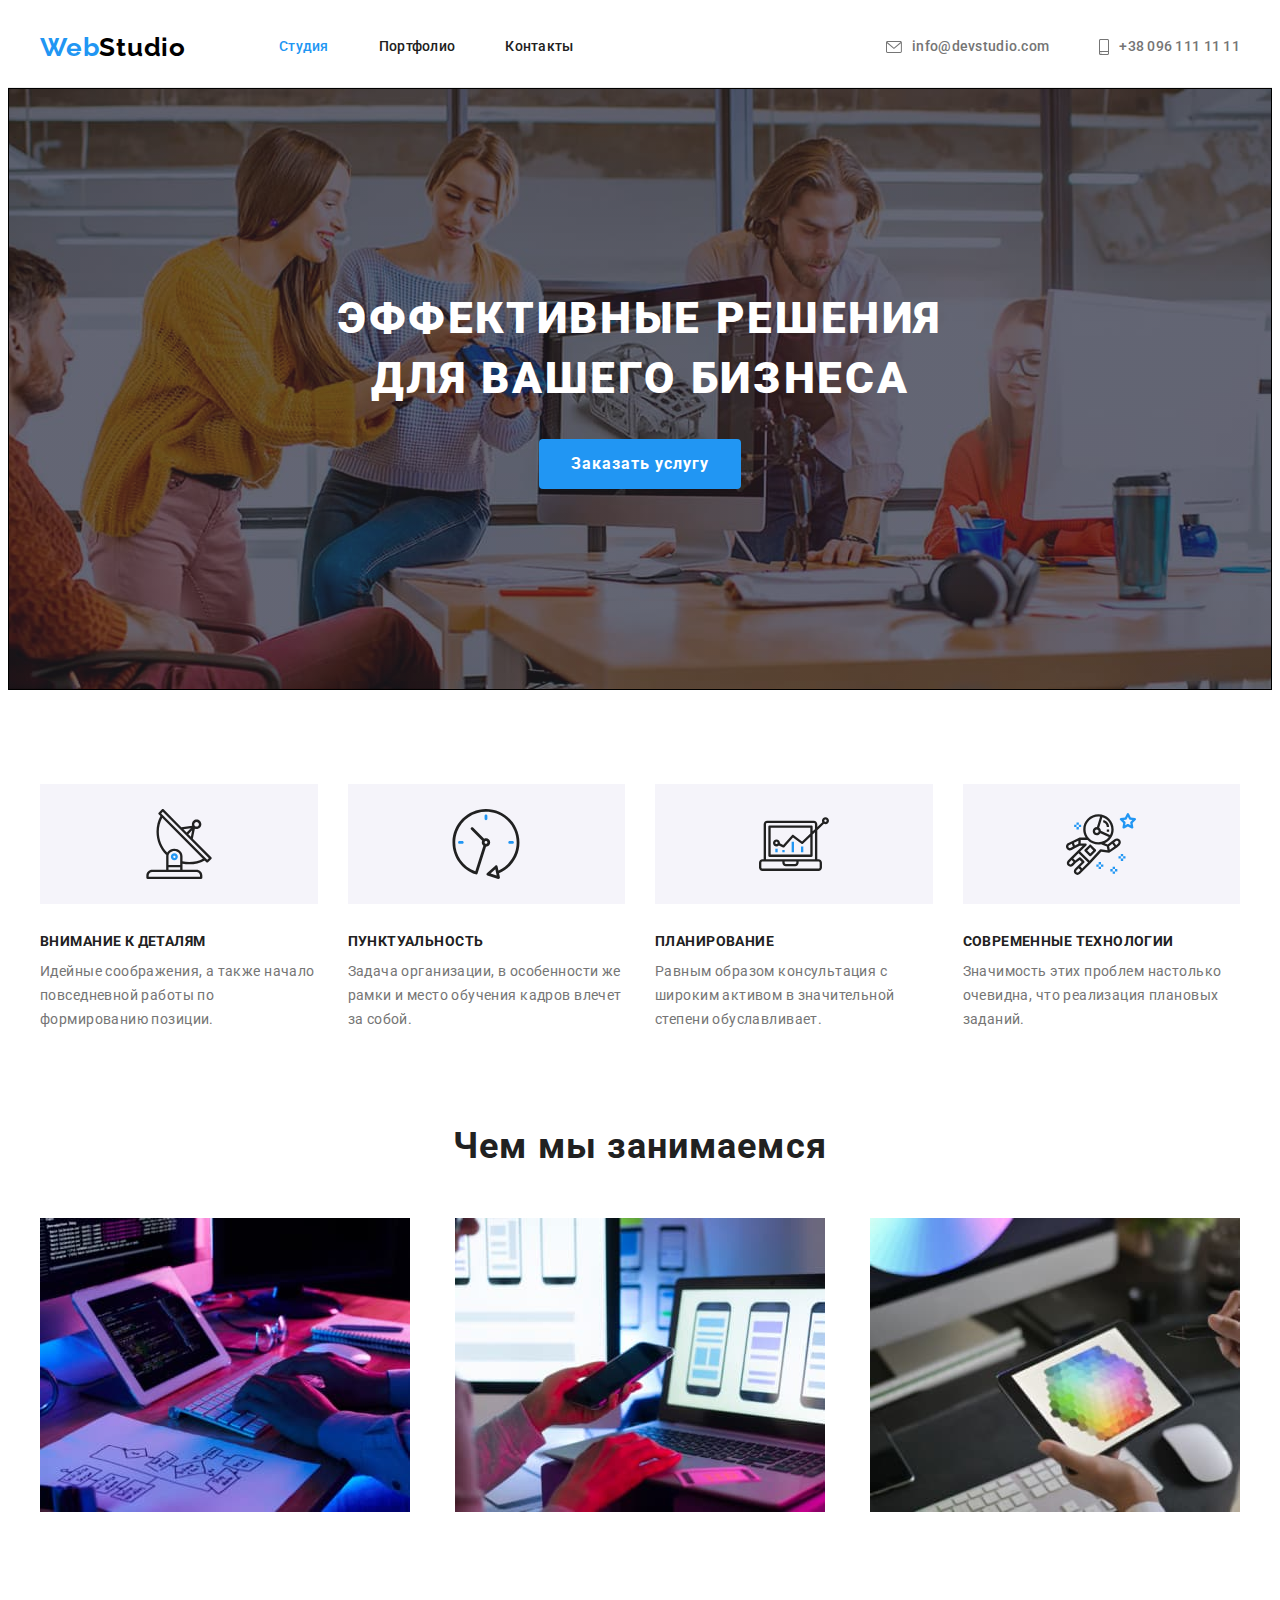
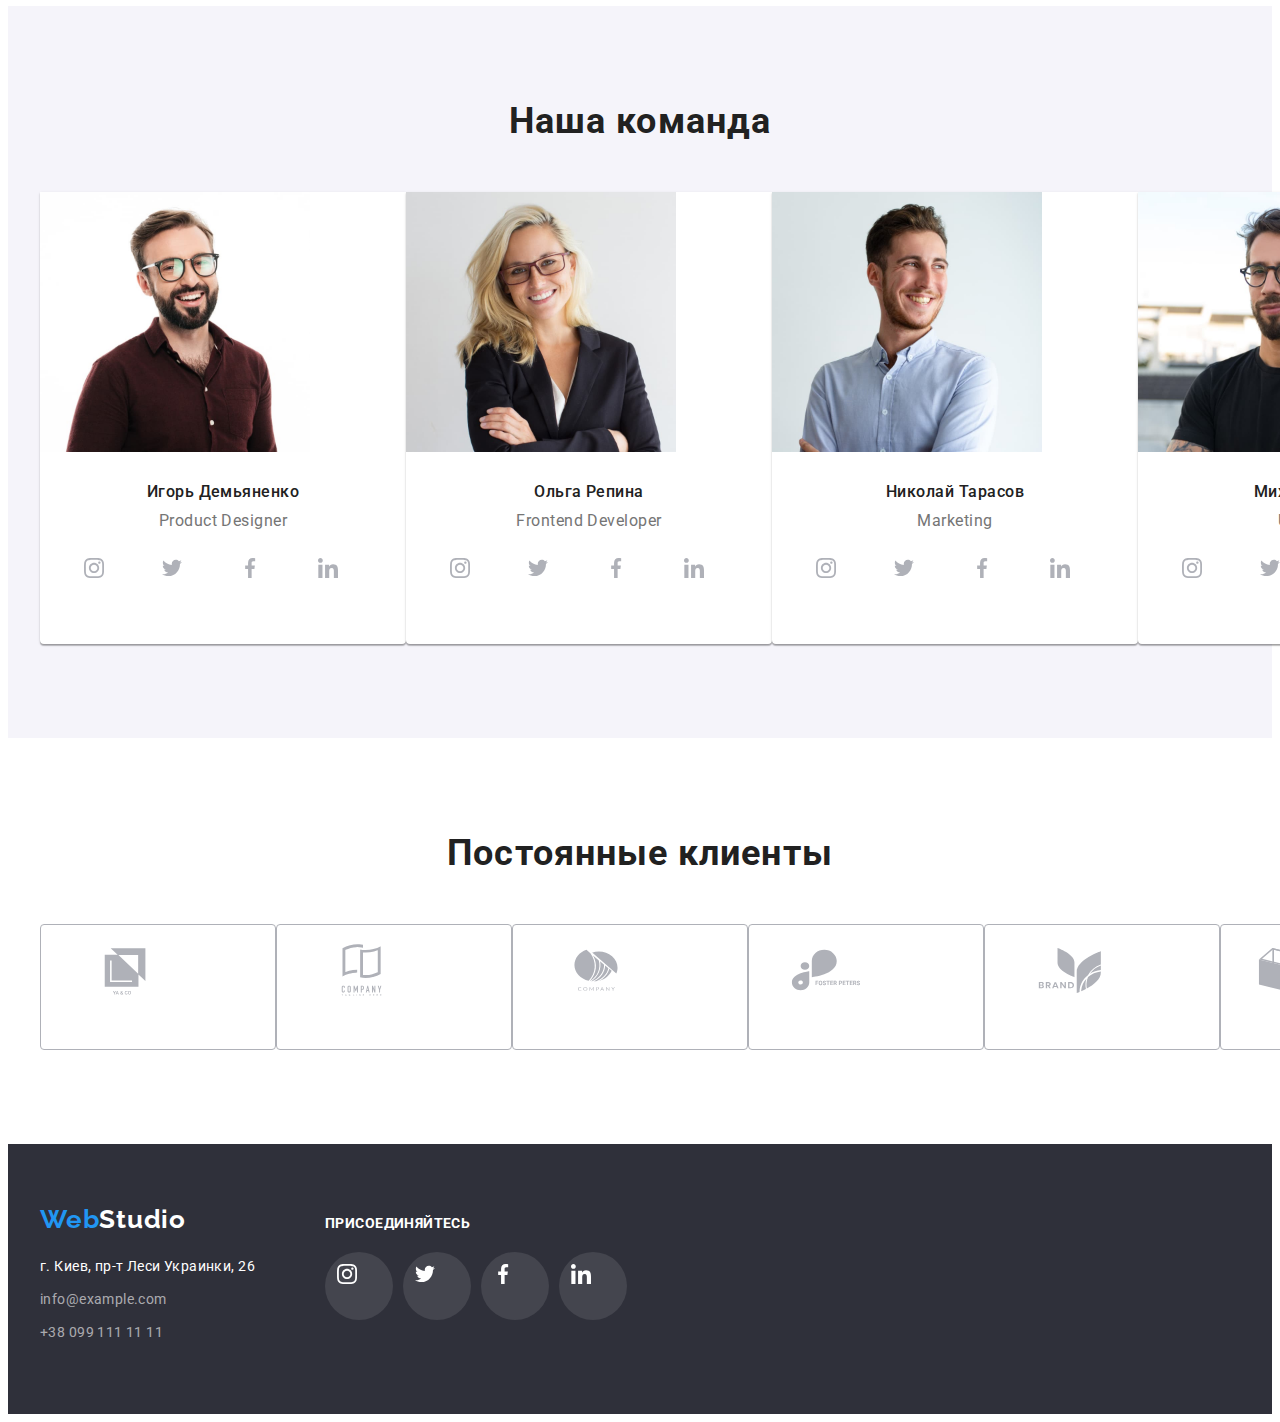
<file: index.html>
<!DOCTYPE html>
<html lang="ru">
<head>
    <meta charset="UTF-8">
    <meta http-equiv="X-UA-Compatible" content="IE=edge">
    <meta name="viewport" content="width=device-width, initial-scale=1.0">
    <link href="https://fonts.googleapis.com/css2?family=Raleway:wght@700&family=Roboto:wght@400;500;700;900&display=swap"
        rel="stylesheet">
    <link rel="stylesheet" href="https://cdnjs.cloudflare.com/ajax/libs/modern-normalize/1.1.0/modern-normalize.min.css"
            integrity="sha512-wpPYUAdjBVSE4KJnH1VR1HeZfpl1ub8YT/NKx4PuQ5NmX2tKuGu6U/JRp5y+Y8XG2tV+wKQpNHVUX03MfMFn9Q=="
            crossorigin="anonymous" referrerpolicy="no-referrer" />
    <title>WebStudio main</title>
    <link rel="stylesheet" href="./css/styles.css">
</head>
<body>
<header>
    <div class="container page-header">
    <nav>
        <ul class="main-nav">
            <li><a class="logo" href="./index.html"><span class="part">Web</span>Studio</a></li>
            <li class="nav-item"><a class="nav-link current" href="./index.html">Студия</a></li>
            <li class="nav-item"><a class="nav-link" href="./portfolio.html">Портфолио</a></li>
            <li class="nav-item"><a class="nav-link" href="#">Контакты</a></li>
        </ul>
    </nav>
    <ul class="nav-contact">
        <li class="nav-contact-item"><a class="contact" href="mailto:info@devstudio.com">
            <svg class="mailto-icon" height="12px" width="16px" aria-hidden="true"> 
                <use href="./images/icons.svg#icon-envelope"> </use>
            </svg>
            info@devstudio.com</a></li>
        <li class="nav-contact-item"><a class="contact" href="tel:+380961111111">
            <svg class="phone-icon" height="16px" width="10px" aria-hidden="true">
                <use href="./images/icons.svg#icon-tphone"> </use>
            </svg>
            +38 096 111 11 11</a></li>
    </ul>
    </div>
</header>
<main>
       <!-- Герой -->
    <section class="hero">
        <div class="container">
        <h1 class="hero-title">Эффективные решения для вашего бизнеса</h1>
        <button class="hero-button" type="button">Заказать услугу</button>
        </div>
    </section>
    <!-- Наши преимущества -->
    <section class="features">
        <div class="container">
        <h2 class="title features-title visually-hidden">Преимущества</h2>
        <ul class="features-list">
            <li class="features-item">
                <div class="features-container">
                    <svg height="70px" width="70px" aria-hidden="true">
                        <use href="./images/icons.svg#icon-antenna"></use>
                    </svg>
                </div>
                <h3 class="title features-item-title">Внимание к деталям</h3>
                <p class="features-text">Идейные соображения, а также начало повседневной работы по формированию позиции.</p> </li>
            <li class="features-item">
                <div class="features-container">
                    <svg height="70px" width="70px" aria-hidden="true">
                        <use href="./images/icons.svg#icon-clock"></use>
                    </svg>
                </div>
                <h3 class="title features-item-title">Пунктуальность</h3>
                <p class="features-text">Задача организации, в особенности же рамки и место обучения кадров влечет за собой.</p> </li>
            <li class="features-item">
                <div class="features-container">
                    <svg height="70px" width="70px" aria-hidden="true">
                        <use href="./images/icons.svg#icon-diagram"></use>
                    </svg>
                </div>
                <h3 class="title features-item-title">Планирование</h3>
                <p class="features-text">Равным образом консультация с широким активом в значительной степени обуславливает.</p> </li>
            <li class="features-item">
                <div class="features-container">
                    <svg height="70px" width="70px" aria-hidden="true">
                        <use href="./images/icons.svg#icon-astronaut"></use>
                    </svg>
                </div>
                <h3 class="title features-item-title">Современные технологии</h3>
                <p class="features-text">Значимость этих проблем настолько очевидна, что реализация плановых заданий.</p> </li>
        </ul>
        </div>
    </section>
    <!-- Чем мы занимаемся -->
    <section>
        <div class="container">
        <h2 class="title cases-title">Чем мы занимаемся</h2>
        <ul class="cases-list">
            <li><img class="picture" src="./images/box1-1.jpg" alt="Эффективное программирование" width="370"></li>
            <li><img class="picture" src="./images/box2-1.jpg" alt="Создание мобильных приложений" width="370"></li>
            <li><img class="picture" src="./images/box3-1.jpg" alt="Дизайн под заказчика" width="370"></li>
        </ul>
        </div>
    </section>

    <!-- Наша команда -->
    <section class="team">
        <div class="container">
        <h2 class="title team-title">Наша команда</h2>
        <ul class="team-list">
            
            <li class="team-card">
                <img class="picture" src="./images/photo1-1.jpg" alt="Фото Демьяненко" width="270">
                <div class="team-description">
                <h3 class="title team-name">Игорь Демьяненко</h3>
                <p class="team-position" lang="en">Product Designer</p>
                
                <ul class="team-description-socials">

                    <li class="socials-item">
                        <a class="socials-item-link" href="#"> 
                        <svg class="team-icon" height="20px" width="20px" aria-label="Ссылка на Instagram">
                            <use href="./images/icons.svg#icon-instagram"></use>
                        </svg>    
                        </a></li>
                    <li class="socials-item">
                        <a class="socials-item-link" href="#"> 
                        <svg class="team-icon" height="20px" width="20px"  aria-label="Ссылка на Twitter">
                            <use href="./images/icons.svg#icon-twitter"></use>
                        </svg>    
                        </a></li>
                    <li class="socials-item">
                        <a class="socials-item-link" href="#">
                        <svg class="team-icon" height="20px" width="20px"  aria-label="Ссылка на Facebook">
                            <use href="./images/icons.svg#icon-facebook"></use>
                        </svg>    
                        </a></li>
                    <li class="socials-item">
                        <a class="socials-item-link" href="#"> 
                        <svg class="team-icon" height="20px" width="20px"  aria-label="Ссылка на LinkedIn">
                            <use href="./images/icons.svg#icon-linkedin"></use>
                        </svg>    
                        </a></li>
                </ul>    
            </div>
            </li>
                                        
                <li class="team-card">
                <img class="picture" src="./images/photo2-1.jpg" alt="Фото Репиной" width="270">
                <div class="team-description">
                <h3 class="title team-name">Ольга Репина</h3>
                <p class="team-position" lang="en">Frontend Developer</p>
                
                <ul class="team-description-socials">
            
                <li class="socials-item">
                    <a class="socials-item-link" href="#">
                        <svg class="team-icon" height="20px" width="20px"  aria-label="Ссылка на Instagram">
                            <use href="./images/icons.svg#icon-instagram"></use>
                        </svg>
                    </a>
                </li>
                <li class="socials-item">
                    <a class="socials-item-link" href="#">
                        <svg class="team-icon" height="20px" width="20px"  aria-label="Ссылка на Twitter">
                            <use href="./images/icons.svg#icon-twitter"></use>
                        </svg>
                    </a>
                </li>
                <li class="socials-item">
                    <a class="socials-item-link" href="#">
                        <svg class="team-icon" height="20px" width="20px"  aria-label="Ссылка на Facebook">
                            <use href="./images/icons.svg#icon-facebook"></use>
                        </svg>
                    </a>
                </li>
                <li class="socials-item">
                    <a class="socials-item-link" href="#">
                        <svg class="team-icon" height="20px" width="20px"  aria-label="Ссылка на LinkedIn">
                            <use href="./images/icons.svg#icon-linkedin"></use>
                        </svg>
                    </a>
                </li>
                </ul>
            </div>
            </li>
                           
                <li class="team-card">
                <img class="picture" src="./images/photo3-1.jpg" alt="Фото Тарасова" width="270">
                <div class="team-description">
                <h3 class="title team-name">Николай Тарасов</h3>
                <p class="team-position" lang="en">Marketing</p>
                
                <ul class="team-description-socials">
            
                <li class="socials-item">
                    <a class="socials-item-link" href="#">
                        <svg class="team-icon" height="20px" width="20px"  aria-label="Ссылка на Instagram">
                            <use href="./images/icons.svg#icon-instagram"></use>
                        </svg>
                    </a>
                </li>
                <li class="socials-item">
                    <a class="socials-item-link" href="#">
                        <svg class="team-icon" height="20px" width="20px"  aria-label="Ссылка на Twitter">
                            <use href="./images/icons.svg#icon-twitter"></use>
                        </svg>
                    </a>
                </li>
                <li class="socials-item">
                    <a class="socials-item-link" href="#">
                        <svg class="team-icon" height="20px" width="20px"  aria-label="Ссылка на Facebook">
                            <use href="./images/icons.svg#icon-facebook"></use>
                        </svg>
                    </a>
                </li>
                <li class="socials-item">
                    <a class="socials-item-link" href="#">
                        <svg class="team-icon" height="20px" width="20px"  aria-label="Ссылка на LinkedIn">
                            <use href="./images/icons.svg#icon-linkedin"></use>
                        </svg>
                    </a>
                </li>
               </ul>
            </div>
            </li>
            
                <li class="team-card">
                <img class="picture" src="./images/photo4-1.jpg" alt="Фото Ермакова" width="270">
                <div class="team-description">
                <h3 class="title team-name">Михаил Ермаков</h3>
                <p class="team-position" lang="en">UI Designer</p>
            
                <ul class="team-description-socials">
                
                    <li class="socials-item">
                    <a class="socials-item-link" href="#">
                        <svg class="team-icon" height="20px" width="20px"  aria-label="Ссылка на Instagram">
                            <use href="./images/icons.svg#icon-instagram"></use>
                        </svg>
                    </a>
                </li>
                <li class="socials-item">
                    <a class="socials-item-link" href="#">
                        <svg class="team-icon" height="20px" width="20px"  aria-label="Ссылка на Twitter">
                            <use href="./images/icons.svg#icon-twitter"></use>
                        </svg>
                    </a>
                </li>
                <li class="socials-item">
                    <a class="socials-item-link" href="#">
                        <svg class="socials-icon team-icon" height="20px" width="20px"  aria-label="Ссылка на Facebook">
                            <use href="./images/icons.svg#icon-facebook"></use>
                        </svg>
                    </a>
                </li>
                <li class="socials-item">
                    <a class="socials-item-link" href="#">
                        <svg class="team-icon" height="20px" width="20px"  aria-label="Ссылка на LinkedIn">
                            <use href="./images/icons.svg#icon-linkedin"></use>
                        </svg>
                    </a>
                </li>
                </ul>
            </div>
            </li>
        </ul>
        </div>
    </section>

    <!-- Постоянные клиенты -->
    <section>
        <div class="container">
            <h2 class="title clients-title">Постоянные клиенты</h2>
            <ul class="clients-list">
                <li>
                    <a class="clients-link" href="#" >
                        <svg class="clients-icon" height="60px" width="106px"   aria-label="Компания 1">
                            <use href="./images/icons.svg#icon-Logo1"> </use>
                        </svg>
                    </a>
                </li>
                
                <li>
                    <a class="clients-link" href="#">
                        <svg class="clients-icon" height="60px" width="106px"  aria-label="Компания 2">
                            <use href="./images/icons.svg#icon-Logo2"> </use>
                        </svg>
                    </a>
                </li>

                <li>
                    <a class="clients-link" href="#" >
                        <svg class="clients-icon" height="60px" width="106px"  aria-label="Компания 3">
                            <use href="./images/icons.svg#icon-Logo3"> </use>
                        </svg>
                    </a>
                </li>

                <li>
                    <a class="clients-link" href="#" >
                        <svg class="clients-icon" height="60px" width="106px"  aria-label="Компания 4">
                            <use href="./images/icons.svg#icon-Logo4"> </use>
                        </svg>
                    </a>
                </li>

                <li>
                    <a class="clients-link" href="#" >
                        <svg class="clients-icon" height="60px" width="106px"  aria-label="Компания 5">
                            <use href="./images/icons.svg#icon-Logo5"> </use>
                        </svg>
                    </a>
                </li>

                <li>
                    <a class="clients-link" href="#" >
                        <svg class="clients-icon" height="60px" width="106px" aria-label="Компания 6">
                            <use href="./images/icons.svg#icon-Logo6"> </use>
                        </svg>
                    </a>
                </li>

            </ul>

        </div>

    </section>
</main>
<footer>
    <div class="container page-footer">
    <div>
        <a class="logo" href="./index.html"><span class="part">Web</span>Studio</a>
    <address>
        <p class="mail location">г. Киев, пр-т Леси Украинки, 26</p>
        <ul>
            <li class="footer-contact"><a class="contact mail" href="mailto:info@example.com">info@example.com</a></li>
            <li class="footer-contact"><a class="contact mail" href="tel:+380991111111">+38 099 111 11 11</a></li>
        </ul>
    </address>
    </div>
    <div class="footer-socials">
        <p class="footer-socials-text">Присоединяйтесь</p>
        <ul class="footer-socials-list">
            <li class="socials-item">
                <a class="socials-item-link socials-background" href="#">
                <svg class="footer-socials-icon" height="20px" width="20px"  aria-label="Ссылка на Instagram">
                    <use href="./images/icons.svg#icon-instagram"></use>
                </svg>    
                </a></li>
            <li class="socials-item">
                <a class="socials-item-link socials-background" href="#">
                <svg class="footer-socials-icon" height="20px" width="20px"  aria-label="Ссылка на Twitter">
                    <use href="./images/icons.svg#icon-twitter"></use>
                </svg>    
                </a></li>
            <li class="socials-item">
                <a class="socials-item-link socials-background" href="#">
                <svg class="footer-socials-icon" height="20px" width="20px"  aria-label="Ссылка на Facebook">
                    <use href="./images/icons.svg#icon-facebook"></use>
                </svg>    
                </a></li>
            <li class="socials-item">
                <a class="socials-item-link socials-background" href="#">
                <svg class="footer-socials-icon" height="20px" width="20px"  aria-label="Ссылка на LinkedIn">
                    <use href="./images/icons.svg#icon-linkedin"></use>
                </svg>    
                </a></li>

        </ul>
    </div>
    </div>
</footer>
</body>
</html>
</file>
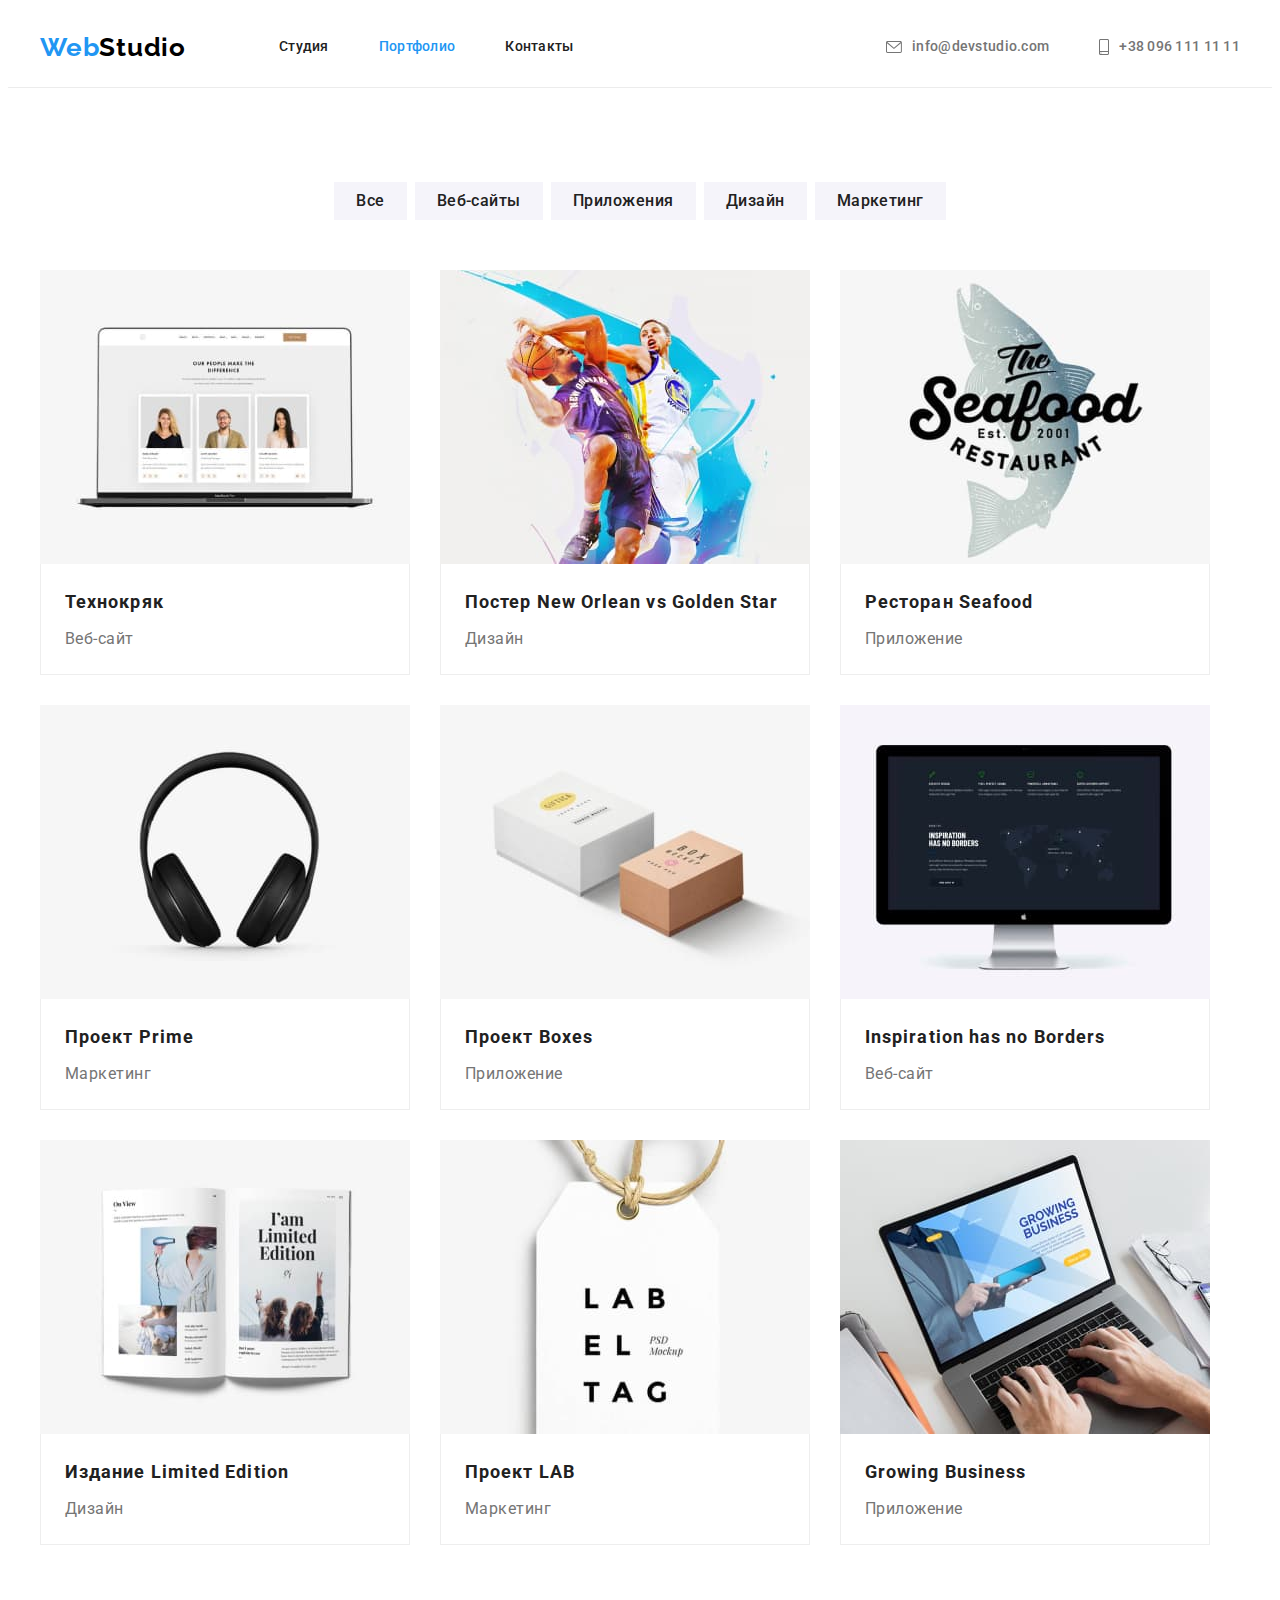
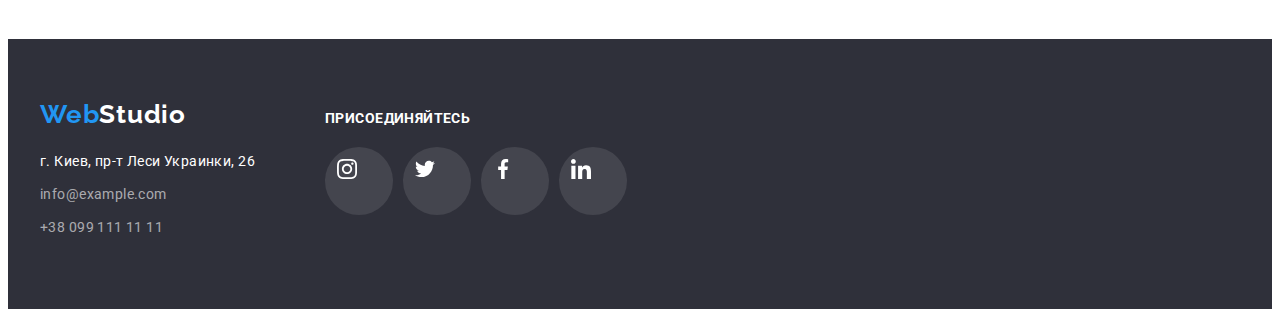
<file: portfolio.html>
<!DOCTYPE html>
<html lang="ru">
<head>
    <meta charset="UTF-8">
    <meta http-equiv="X-UA-Compatible" content="IE=edge">
    <meta name="viewport" content="width=device-width, initial-scale=1.0">
    <link href="https://fonts.googleapis.com/css2?family=Raleway:wght@700&family=Roboto:wght@400;500;700;900&display=swap"
        rel="stylesheet">
    <link rel="stylesheet" href="https://cdnjs.cloudflare.com/ajax/libs/modern-normalize/1.1.0/modern-normalize.min.css"
        integrity="sha512-wpPYUAdjBVSE4KJnH1VR1HeZfpl1ub8YT/NKx4PuQ5NmX2tKuGu6U/JRp5y+Y8XG2tV+wKQpNHVUX03MfMFn9Q=="
        crossorigin="anonymous" referrerpolicy="no-referrer" />
    <title>WebStudio portfolio</title>
    <link rel="stylesheet" href="./css/styles.css">
</head>
<body>
<header>
    <div class="container page-header">
        <nav>
            <ul class="main-nav">
                <li><a class="logo" href="./index.html"><span class="part">Web</span>Studio</a></li>
                <li class="nav-item"><a class="nav-link " href="./index.html">Студия</a></li>
                <li class="nav-item"><a class="nav-link current" href="./portfolio.html">Портфолио</a></li>
                <li class="nav-item"><a class="nav-link" href="#">Контакты</a></li>
            </ul>
        </nav>
        <ul class="nav-contact">
            <li class="nav-contact-item"><a class="contact" href="mailto:info@devstudio.com">
                    <svg class="mailto-icon" height="12px" width="16px" aria-hidden="true">
                        <use href="./images/icons.svg#icon-envelope"> </use>
                    </svg>
                    info@devstudio.com</a></li>
            <li class="nav-contact-item"><a class="contact" href="tel:+380961111111">
                    <svg class="phone-icon" height="16px" width="10px" aria-hidden="true">
                        <use href="./images/icons.svg#icon-tphone"> </use>
                    </svg>
                    +38 096 111 11 11</a></li>
        </ul>
    </div>
</header>
<main>
   <section>
    <div class="container">
    <h1 class="title works-title visually-hidden">Наши работы</h1>
    
    <!-- Filters-buttons -->
    <ul class="filter-list">
     <li class="filter-item"><button class="filter-button" type="button">Все</button></li>
     <li class="filter-item"><button class="filter-button" type="button">Веб-сайты</button></li>
     <li class="filter-item"><button class="filter-button" type="button">Приложения</button></li>
     <li class="filter-item"><button class="filter-button" type="button">Дизайн</button></li>
     <li class="filter-item"><button class="filter-button" type="button">Маркетинг</button></li>
     </ul>

    <!-- Works-card -->
     <ul class="works-card-list">
        <li>
            <a href="#">
            <div class="works-card">
            <img class="picture" src="./images/1-site.jpg" alt="Пример веб-страницы" width="370">
            <div class="card-description">
            <h2 class="title works-card-title">Технокряк</h2>
            <p class="works-card-text">Веб-сайт</p>
            </div>
            </div>
            </a>
        </li>
        <li>
            <a href="#">
            <div class="works-card">
            <img class="picture" src="./images/2-poster.jpg" alt="Плакат баскетбольной лиги" width="370">
            <div class="card-description">
            <h2 class="title works-card-title">Постер <span lang="en">New Orlean vs Golden Star</span> </h2>
            <p class="works-card-text">Дизайн</p>
            </div>
            </div>
            </a>
        <li>
            <a href="#">
            <div class="works-card">
            <img class="picture" src="./images/3-seafood.jpg" alt="Лого ресторана" width="370">
            <div class="card-description">
            <h2 class="title works-card-title">Ресторан <span lang="en">Seafood</span> </h2>
            <p class="works-card-text">Приложение</p>
            </div>
            </div>
            </a>
        </li>
        <li>
            <a href="#">
            <div class="works-card">
            <img class="picture" src="./images/4-prime.jpg" alt="Наушники" width="370">
            <div class="card-description">
            <h2 class="title works-card-title">Проект <span lang="en">Prime</span></h2>
            <p class="works-card-text">Маркетинг</p>
            </div>
            </div>
            </a>
        </li>
        <li>
            <a href="#">
            <div class="works-card">
            <img class="picture" src="./images/5-boxes.jpg" alt="Две коробки" width="370">
            <div class="card-description">
            <h2 class="title works-card-title">Проект <span lang="en">Boxes</span> </h2>
            <p class="works-card-text">Приложение</p>
            </div>
            </div>
            </a>
        </li>
        <li>
            <a href="#">
            <div class="works-card">
            <img class="picture" src="./images/6-inspiration.jpg" alt="Тёмная тема веб-страницы" width="370">
            <div class="card-description">
            <h2 class="title works-card-title" lang="en">Inspiration has no Borders</h2>
            <p class="works-card-text">Веб-сайт</p>
            </div>
            </div>
            </a>
        </li>
        <li>
            <a href="#">
            <div class="works-card">
            <img class="picture" src="./images/7-limited.jpg" alt="Иллюстрации в книге" width="370">
            <div class="card-description">
            <h2 class="title works-card-title">Издание <span lang="en">Limited Edition</span> </h2>
            <p class="works-card-text">Дизайн</p>
            </div>
            </div>
            </a>
        </li>
        <li>
            <a href="#">
            <div class="works-card">
            <img class="picture" src="./images/8-lab.jpg" alt=" Ярлык LabElTag" width="370">
            <div class="card-description">
            <h2 class="title works-card-title">Проект <span lang="en"> LAB</span></h2>
            <p class="works-card-text">Маркетинг</p>
            </div>
            </div>
            </a>
        </li>
        <li>
            <a href="#">
            <div class="works-card">
            <img class="picture" src="./images/9-growing.jpg" alt="Страница приложения на ноутбуке" width="370">
            <div class="card-description">
            <h2 class="title works-card-title" lang="en">Growing Business</h2>
            <p class="works-card-text">Приложение</p>
            </div>
            </div>
            </a>
        </li>
    </ul>
    </div>
   </section>
</main>
<footer>
    <div class="container page-footer">
        <div>
            <a class="logo" href="./index.html"><span class="part">Web</span>Studio</a>
            <address>
                <p class="mail location">г. Киев, пр-т Леси Украинки, 26</p>
                <ul>
                    <li class="footer-contact"><a class="contact mail"
                            href="mailto:info@example.com">info@example.com</a></li>
                    <li class="footer-contact"><a class="contact mail" href="tel:+380991111111">+38 099 111 11 11</a>
                    </li>
                </ul>
            </address>
        </div>
        <div class="footer-socials">
            <p class="footer-socials-text">Присоединяйтесь</p>
            <ul class="footer-socials-list">
                <li class="socials-item">
                    <a class="socials-item-link socials-background" href="#">
                        <svg class="footer-socials-icon" height="20px" width="20px" aria-label="Ссылка на Instagram">
                            <use href="./images/icons.svg#icon-instagram"></use>
                        </svg>
                    </a>
                </li>
                <li class="socials-item">
                    <a class="socials-item-link socials-background" href="#">
                        <svg class="footer-socials-icon" height="20px" width="20px" aria-label="Ссылка на Twitter">
                            <use href="./images/icons.svg#icon-twitter"></use>
                        </svg>
                    </a>
                </li>
                <li class="socials-item">
                    <a class="socials-item-link socials-background" href="#">
                        <svg class="footer-socials-icon" height="20px" width="20px" aria-label="Ссылка на Facebook">
                            <use href="./images/icons.svg#icon-facebook"></use>
                        </svg>
                    </a>
                </li>
                <li class="socials-item">
                    <a class="socials-item-link socials-background" href="#">
                        <svg class="footer-socials-icon" height="20px" width="20px" aria-label="Ссылка на LinkedIn">
                            <use href="./images/icons.svg#icon-linkedin"></use>
                        </svg>
                    </a>
                </li>

            </ul>
        </div>
    </div>
</footer>
</body>
</html>
</file>
<file: css/styles.css>
:root {
    --text-color-primery: #757575;
    --title-text-color: #212121;
    --text-color-secondary: #ffffff;
    --text-address-color: rgba(255,255,255,.6);
    --logo-color: #000000;

    --accent-color: #2196f3;
    --accent-color-hover: #188ce8;

    --background-header: #ffffff;
    --background-hero: #c4c4c4;
    --background-footer: #2f303a;
    --background-team-section: #f5f4fa;
    --background-filter-features: #f5f4fa;
    --background-card: #ffffff;
    --header-line: #ececec;
    --border-works-card-description: #eeeeee;
    --icon-color-primary: #afb1b8;
    --background-footer-icon: rgba(255,255,255,.1);

    --margin-card: 30px;
    
}

body {
    color: var(--text-color-primery);
    font-family: 'Roboto', sans-serif;}


ul {
    list-style: none;

    margin: 0;
    padding: 0;}

a {
    text-decoration: none;
    color: inherit;}

button {
    cursor: pointer;}

h1,h2,h3,h4,p {
    margin: 0 auto;}

.picture {
    display: block;
    max-width: 100%;
}

/* SECTIONS-CONTAINER */
section {
    padding: 94px 0;
}

.container {
    width: 1200px;
    margin: 0 auto;
    padding: 0 15px;
   
}

/* HEADER */


header {
    background-color: var(--background-header);
    font-weight: 500;
    font-size: 14px;
    line-height: 1.14;
    letter-spacing: 0.02em;

    padding: 24px 0;
    border-bottom: 1px solid var(--header-line);
    }

.container.page-header {
    display: flex;
    justify-content: space-between;
    }

.main-nav, .nav-contact {
    display: flex;
    align-items: center;
    }

.main-nav .logo {
    margin-right: 93px;}

.nav-item {
    display: flex;}
.nav-item:not(:last-child), 
.nav-contact-item:not(:last-child) {
    margin-right: 50px;}

.nav-link {
    color: var(--title-text-color);}
.nav-link:hover,
.nav-link:focus,
.current {
    color: var(--accent-color);}

.mailto-icon {
    height: 12px; 
    width: 16px;
    margin-right: 10px;
    fill: currentColor;
}

.phone-icon {
    margin-right: 10px;
    fill: currentColor;
    text-align: center;
}

.contact {
    display: flex;
    align-items: center;
    fill: var(--text-color-primery);}

.contact:hover,
.contact:focus {
    color: var(--accent-color);
}
.contact:hover .mailto-icon, 
.contact:focus .mailto-icon {
    fill: var(--accent-color);}

.contact:hover .phone-icon,
.contact:focus .phone-icon {
    fill: var(--accent-color);
}

.logo {
    color: var(--logo-color);
    font-family: 'Raleway', sans-serif;
    font-weight: 700;
    font-size: 26px;
    line-height: 1.19;
    letter-spacing: 0.03em;
}
.logo .part {
    color: var(--accent-color);
}


/* TITLES */
.title {
    color: var(--title-text-color);
    font-weight: 700;}

.features-title, 
.cases-title, 
.team-title, 
.works-title, 
.clients-title {
    font-size: 36px;
    line-height: 1.17;
    text-align: center;
    letter-spacing: 0.03em;

    margin-bottom: 50px;}

.visually-hidden {
    position: absolute;
    width: 1px;
    height: 1px;
    margin: -1px;
    border: 0;
    padding: 0;

    white-space: nowrap;
    clip-path: inset(100%);
    clip: rect(0 0 0 0);
    overflow: hidden;}

/* HERO */

.hero {max-width: 100%;
    color: var(--text-color-secondary);
    background-color: var(--background-hero);
    border: 1px solid #000000;
    text-align: center;
    padding: 200px 0;

    background-image: linear-gradient(rgba(47, 48, 58, 0.4), rgba(47, 48, 58, 0.4)),
    url(../images/bg-team.jpg);
    max-width: 1600px;
    max-height: 600px;
    margin: 0 auto;
    background-repeat: no-repeat;
    background-position: center;
}

.hero-title {
    font-weight: 900;
    font-size: 44px;
    line-height: 1.36;
    text-transform: uppercase;
    letter-spacing: 0.06em;

    width: 696px;
    margin-bottom: 30px;
}

.hero-button {
    color: inherit;
    background-color: var(--accent-color);
    font-family: inherit;
    font-weight: 700;
    font-size: 16px;
    line-height: 1.88;
    letter-spacing: 0.06em;

    padding: 10px 32px;
    border: none;
    border-radius: 4px;
}

.hero-button:hover,
.hero-button:focus {
    background-color: var(--accent-color-hover);
}

/* FEATURES */

.features {
    padding-bottom: 0;}

.features-list {
    display:flex;}

.features-container {
    display: flex;
    justify-content: center;
    align-items: center;
    height: 120px;
    background-color: var(--background-filter-features);
    
    margin-bottom: var(--margin-card);
   }

.features-item {
    flex-basis: calc((100% - (3 * var(--margin-card))) / 4);}

.features-item + .features-item {
    margin-left: var(--margin-card);}


.features-item-title {
    font-size: 14px;
    line-height: 1.14;
    text-transform: uppercase;
    letter-spacing: 0.03em;
    
    margin-bottom: 10px;
    }
       
.features-text {
    font-size: 14px;
    line-height: 1.71;
    letter-spacing: 0.03em;}


    /* CASES */

.cases-list {
    display: flex;
    justify-content: space-between;}


/* TEAM */
.team {
    background-color: var(--background-team-section);}

.team-list {
    display: flex;
    justify-content: space-between;}

.team-card {
    background-color: var(--background-card);
    border-radius: 0 0 4px 4px;
    box-shadow: 0px 1px 3px rgba(0, 0, 0, 0.12),
    0px 1px 1px rgba(0, 0, 0, 0.14),
    0px 2px 1px rgba(0, 0, 0, 0.2);
}

.team-description {
    padding: 30px 32px;}

.team-name {
    font-weight: 500;
    font-size: 16px;
    line-height: 1.19;
    text-align: center;
    letter-spacing: 0.03em;
    
    margin-bottom: 10px;}
    
.team-position {
    font-size: 16px;
    line-height: 1.19;
    text-align: center;
    letter-spacing: 0.03em;
    
    margin-bottom: 16px
    ;}

.team-description-socials {
    display: flex;
    justify-content: center;
    }


.socials-item + .socials-item {
    margin-left: 10px;}

.socials-item-link {
    display: block;
    height: 44px;
    width: 44px;
    padding: 12px;
    fill: var(--text-color-secondary);
    }

.socials-item-link:hover,
.socials-item-link:focus {
    background-color: var(--accent-color);
    border-radius: 50%;}
 

.team-icon {
    fill: var(--icon-color-primary);}

.socials-item-link:hover .team-icon {
    fill: var(--text-color-secondary);}
.socials-item-link:focus .team-icon {
    fill: var(--text-color-secondary);}


/* CLIENTS */

.clients-list {
    display: flex;
    justify-content: space-between;
}

.clients-link {
    cursor: pointer;
    display: block;
    height: 92px;
    width: 170px;
    border: 1px solid var(--icon-color-primary);
    border-radius: 4px;
    padding: 16px 32px;}


.clients-link:hover, .clients-link:focus {
    border: 1px solid var(--accent-color);}

.clients-icon {
    fill: var(--icon-color-primary);}

.clients-link:hover .clients-icon {
    fill: var(--accent-color);}
.clients-link:focus .clients-icon {
    fill: var(--accent-color);}

/* PORTFOLIO */

.filter-list {
    display: flex;
    justify-content: center;
    margin-bottom: 50px;
}

.filter-item:not(:last-of-type) {
    margin-right: 8px;}

.filter-button {
    color: var(--title-text-color);
    background-color: var(--background-filter-features);
    font-family: inherit;
    font-weight: 500;
    font-size: 16px;
    line-height: 1.62;
    text-align: center;
    letter-spacing: 0.03em;
    
    padding: 6px 22px;
    border: none;
    }

.filter-button:hover, 
.filter-button:focus {
    color: var(--text-color-secondary);
    background-color: var(--accent-color);
    border-radius: 4px;
    box-shadow: 0px 4px 4px rgba(0, 0, 0, 0.25);}

.works-card-list {
    display: flex;
    flex-wrap: wrap;
    margin-left: calc(-1 * var(--margin-card));
    margin-top: calc(-1 * var(--margin-card));
}
    
.works-card {
    background-color: var(--background-card);
    flex-basis: calc((100% - (2 * var(--margin-card))) / 3);
    margin-left: var(--margin-card);
    margin-top: var(--margin-card);}

.works-card:hover, 
.works-card:focus {
    border: none;
    box-shadow: 0px 1px 1px rgba(0, 0, 0, 0.12), 
    0px 4px 4px rgba(0, 0, 0, 0.06),
     1px 4px 6px rgba(0, 0, 0, 0.16);}


.card-description {
    padding: 20px 24px;
    border: 1px solid var(--border-works-card-description);
    border-top-width: 0;}

.works-card-title {
    font-size: 18px;
    line-height: 2;
    letter-spacing: 0.06em;
    
    margin-bottom: 4px;}

.works-card-text {
    font-size: 16px;
    line-height: 1.88;
    letter-spacing: 0.03em;
    }


/* FOOTER */

footer {
    background-color: var(--background-footer);
    font-size: 14px;
    line-height: 1.71;
    letter-spacing: 0.03em;
    
    padding: 60px 0;}

.page-footer {
    display: flex;
    color: var(--text-color-secondary);
}

.page-footer .logo {
    color: inherit;
    display: inline-block;
    margin-bottom: 20px;}

.footer-socials {
    margin-left: 70px;
    margin-top: 12px;
}


.footer-socials-text {
   font-weight: 700;
   line-height: 1.14;
   text-transform: uppercase;
   
   margin-bottom: 20px;
   
}

.footer-socials-list {
    display: flex;
    justify-content: center;

}

.mail {color: var(--text-address-color);
    font-style: normal;
    
    margin-bottom: 9px;}

.location {
    color: inherit;}

.footer-contact {
    display: block;}
.footer-contact:not(:last-of-type) {
    margin-bottom: 9px;}

.footer-socials-icon {
    fill: var(--text-color-secondary);}

.socials-background {
    background-color: var(--background-footer-icon);
    border-radius: 50%;
}
</file>
